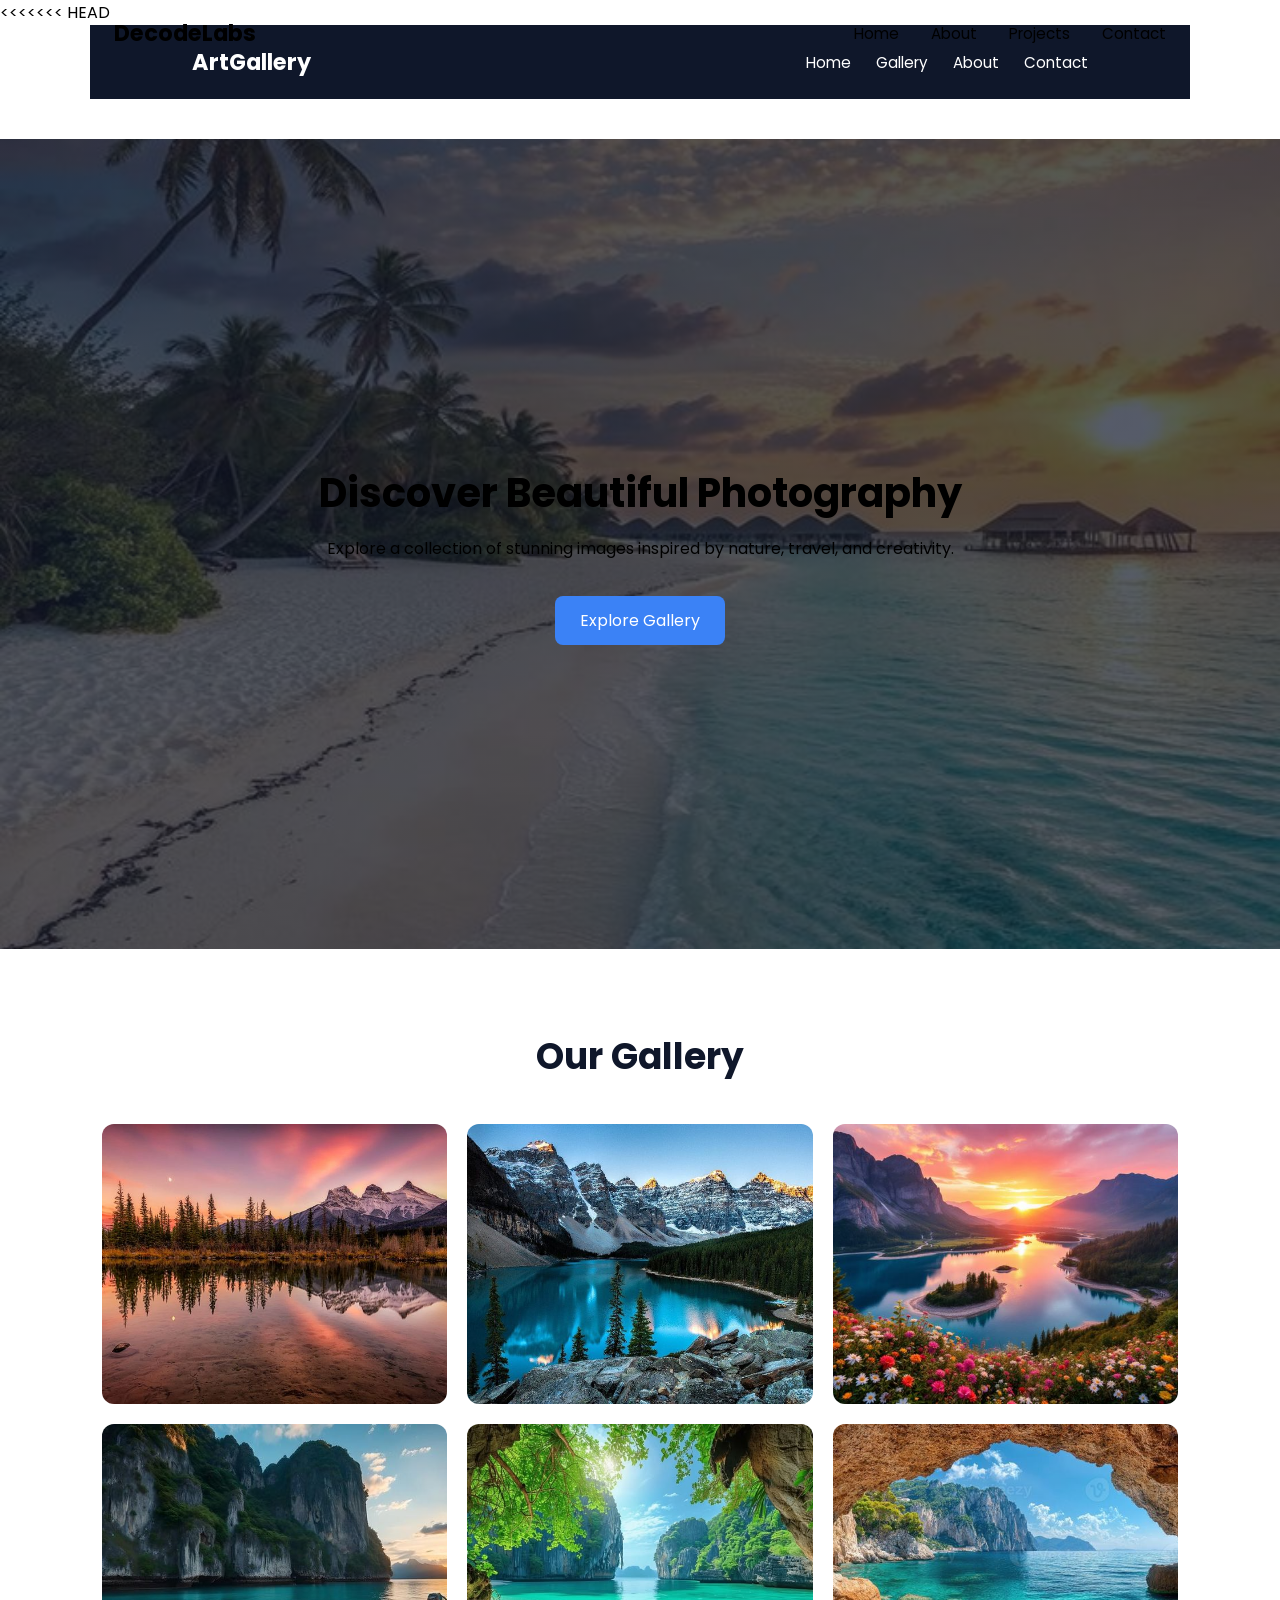
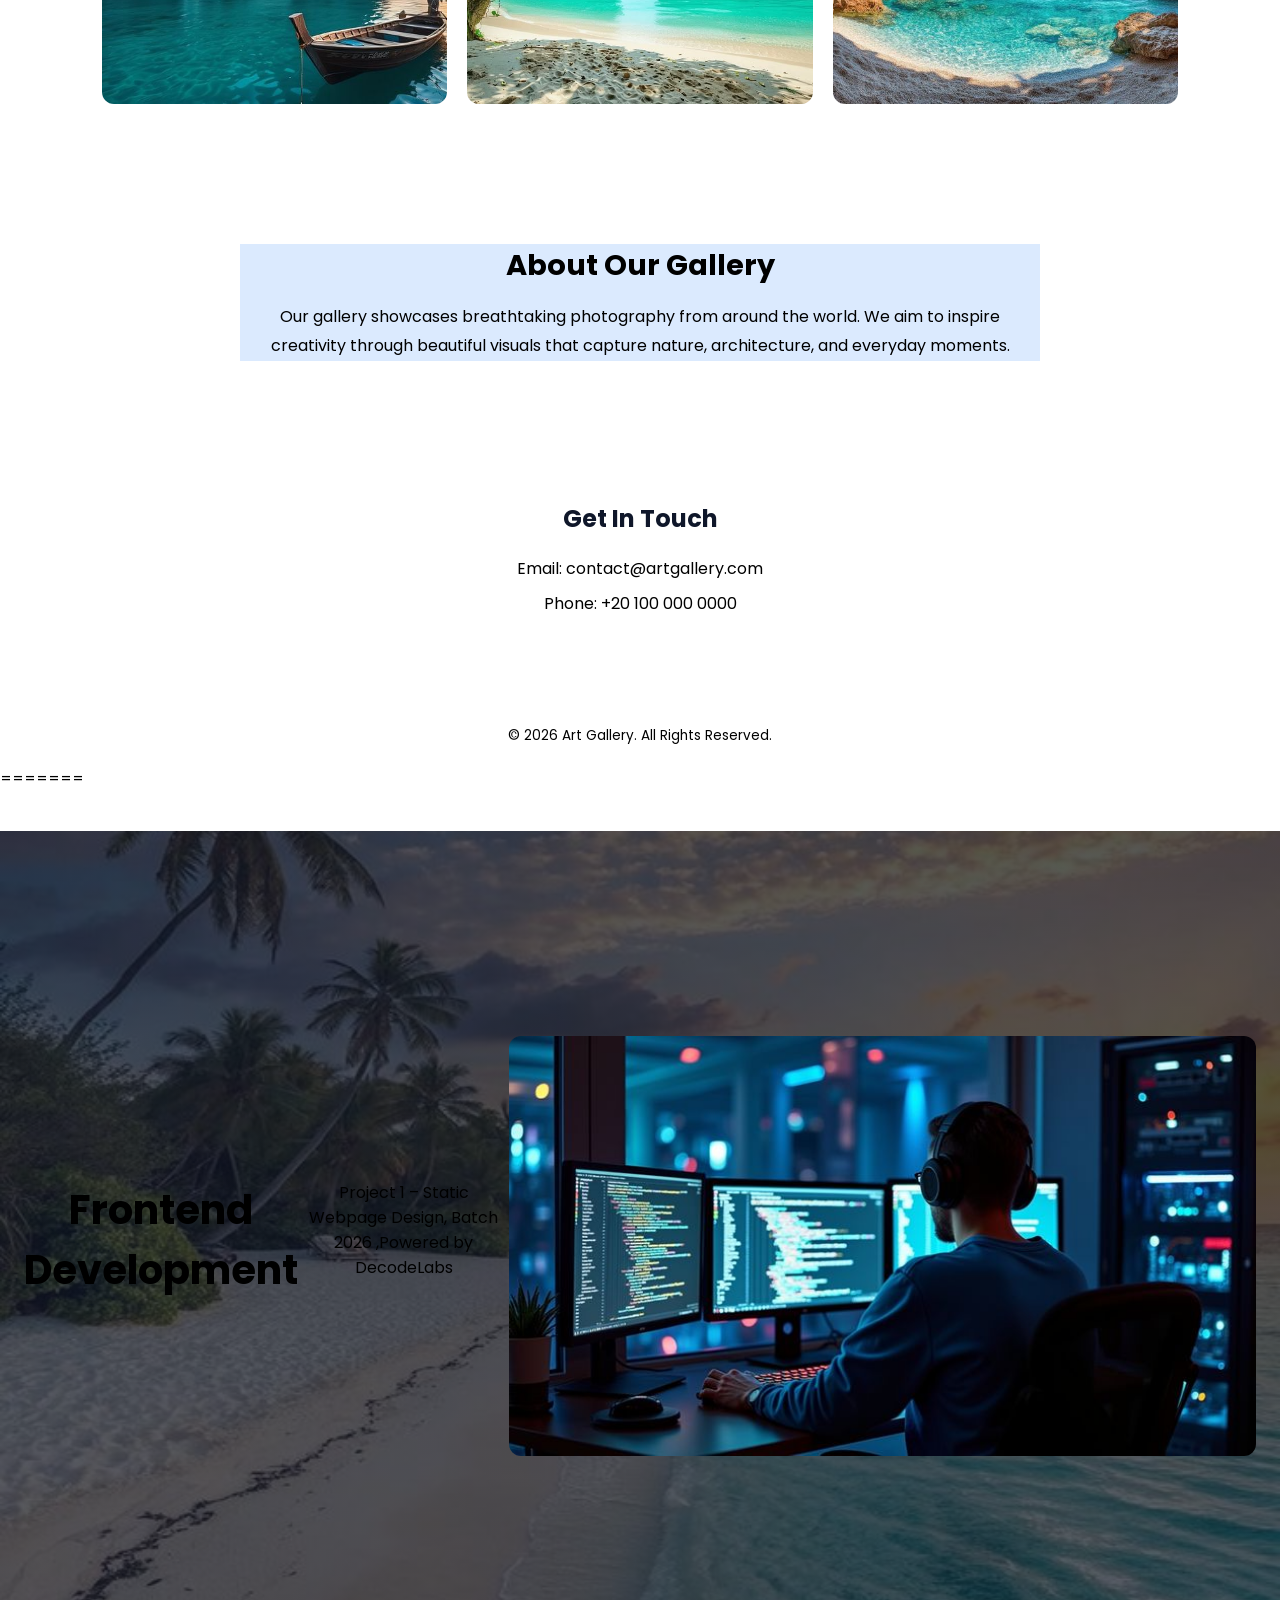
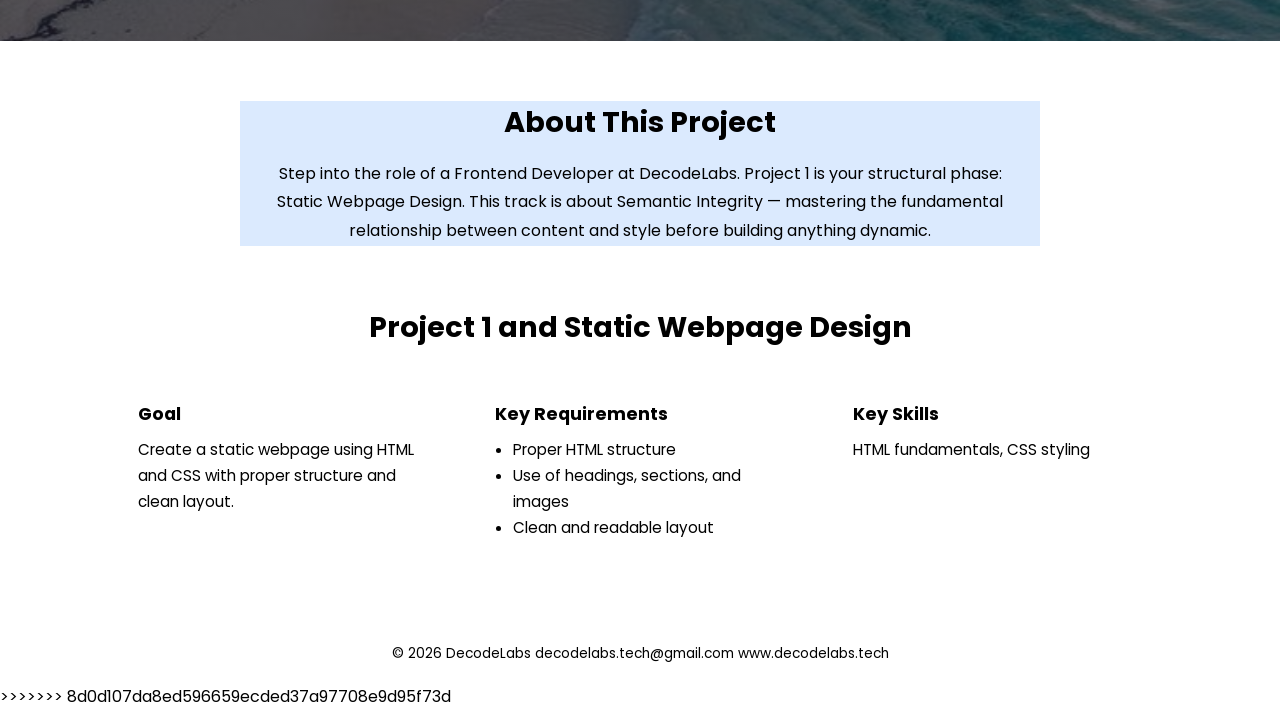
<file: index.html>
<!DOCTYPE html>
<html lang="en">
<head>
<<<<<<< HEAD
    <meta charset="UTF-8">
    <meta name="viewport" content="width=device-width, initial-scale=1.0">
    <title>Art Gallery</title>
    <link rel="stylesheet" href="style.css">
</head>
<body>

  
    <nav class="navbar">
        <div class="logo">ArtGallery</div>

        <ul class="nav-links">
            <li><a href="#home">Home</a></li>
            <li><a href="#gallery">Gallery</a></li>
            <li><a href="#about">About</a></li>
            <li><a href="#contact">Contact</a></li>
        </ul>
    </nav>


    <section class="hero" id="home">
        <div class="hero-content">
            <h1>Discover Beautiful Photography</h1>
            <p>
                Explore a collection of stunning images inspired by nature,
                travel, and creativity.
            </p>
            <a href="#gallery" class="btn">Explore Gallery</a>
        </div>
    </section>

   
    <section class="gallery-section" id="gallery">
        <h2>Our Gallery</h2>

        <div class="gallery">

            <img src="./images/15 Amazing Photography Spots in the Canadian Rockies _ Beauty of Planet Earth.jpeg" alt="Nature">

            <img src="./images/Mountain scene.jpeg" alt="Mountain">

            <img src="./images/paradis Montagnes.jpeg" alt="City">

            <img src="./images/Koh Hong Lagoon_ Thai Paradise - Island Shore Photography_ Koh Hong Secret.jpeg" alt="Forest">

            <img src="./images/water view wallpaper 🏝️.jpeg" alt="Landscape">

            <img src="./images/Turquoise mediterranean sea shining through natural arch at capri island.jpeg" alt="Flowers">

        </div>
    </section>

    <section class="about" id="about">
        <h2>About Our Gallery</h2>

        <p>
            Our gallery showcases breathtaking photography from around
            the world. We aim to inspire creativity through beautiful
            visuals that capture nature, architecture, and everyday moments.
        </p>
    </section>

 
    <section class="contact" id="contact">
        <h2>Get In Touch</h2>

        <p>Email: contact@artgallery.com</p>
        <p>Phone: +20 100 000 0000</p>
    </section>

  
    <footer>
        <p>© 2026 Art Gallery. All Rights Reserved.</p>
    </footer>

</body>
</html>
=======
  <meta charset="UTF-8" />
  <meta name="viewport" content="width=device-width, initial-scale=1.0" />
  <title>DecodeLabs and Frontend Development</title>
  <link rel="stylesheet" href="style.css" />
  <link href="https://fonts.googleapis.com/css2?family=Poppins:wght@400;600;700&display=swap" rel="stylesheet" />
</head>
<body>

  <header>
    <nav>
      <div class="logo">DecodeLabs</div>
      <ul>
        <li><a href="#home">Home</a></li>
        <li><a href="#about">About</a></li>
        <li><a href="#projects">Projects</a></li>
        <li><a href="#contact">Contact</a></li>
      </ul>
    </nav>
  </header>

  <main>

    <section id="home" class="hero">
      <h1>Frontend Development</h1>
      <p>Project 1 – Static Webpage Design, Batch 2026 ,Powered by DecodeLabs</p>
      <img src="./images/code.jpeg"
           alt="A developer writing code"
           width="900" height="500" />
    </section>

    <section id="about" class="about">
      <h2>About This Project</h2>
      <p>
        Step into the role of a Frontend Developer at DecodeLabs. Project 1 is your
        structural phase: Static Webpage Design. This track is about Semantic Integrity —
        mastering the fundamental relationship between content and style before building
        anything dynamic.
      </p>
    </section>

    <section id="projects" class="projects">
      <h2>Project 1 and Static Webpage Design</h2>

      <div class="card-grid">
        <div class="card">
          <h3>Goal</h3>
          <p>Create a static webpage using HTML and CSS with proper structure and clean layout.</p>
        </div>
        <div class="card">
          <h3>Key Requirements</h3>
          <ul>
            <li>Proper HTML structure</li>
            <li>Use of headings, sections, and images</li>
            <li>Clean and readable layout</li>
          </ul>
        </div>
        <div class="card">
          <h3>Key Skills</h3>
          <p>HTML fundamentals, CSS styling</p>
        </div>
      </div>
    </section>

  </main>

  <footer id="contact">
    <p>© 2026 DecodeLabs decodelabs.tech@gmail.com  www.decodelabs.tech</p>
  </footer>

</body>
</html>
>>>>>>> 8d0d107da8ed596659ecded37a97708e9d95f73d
</file>
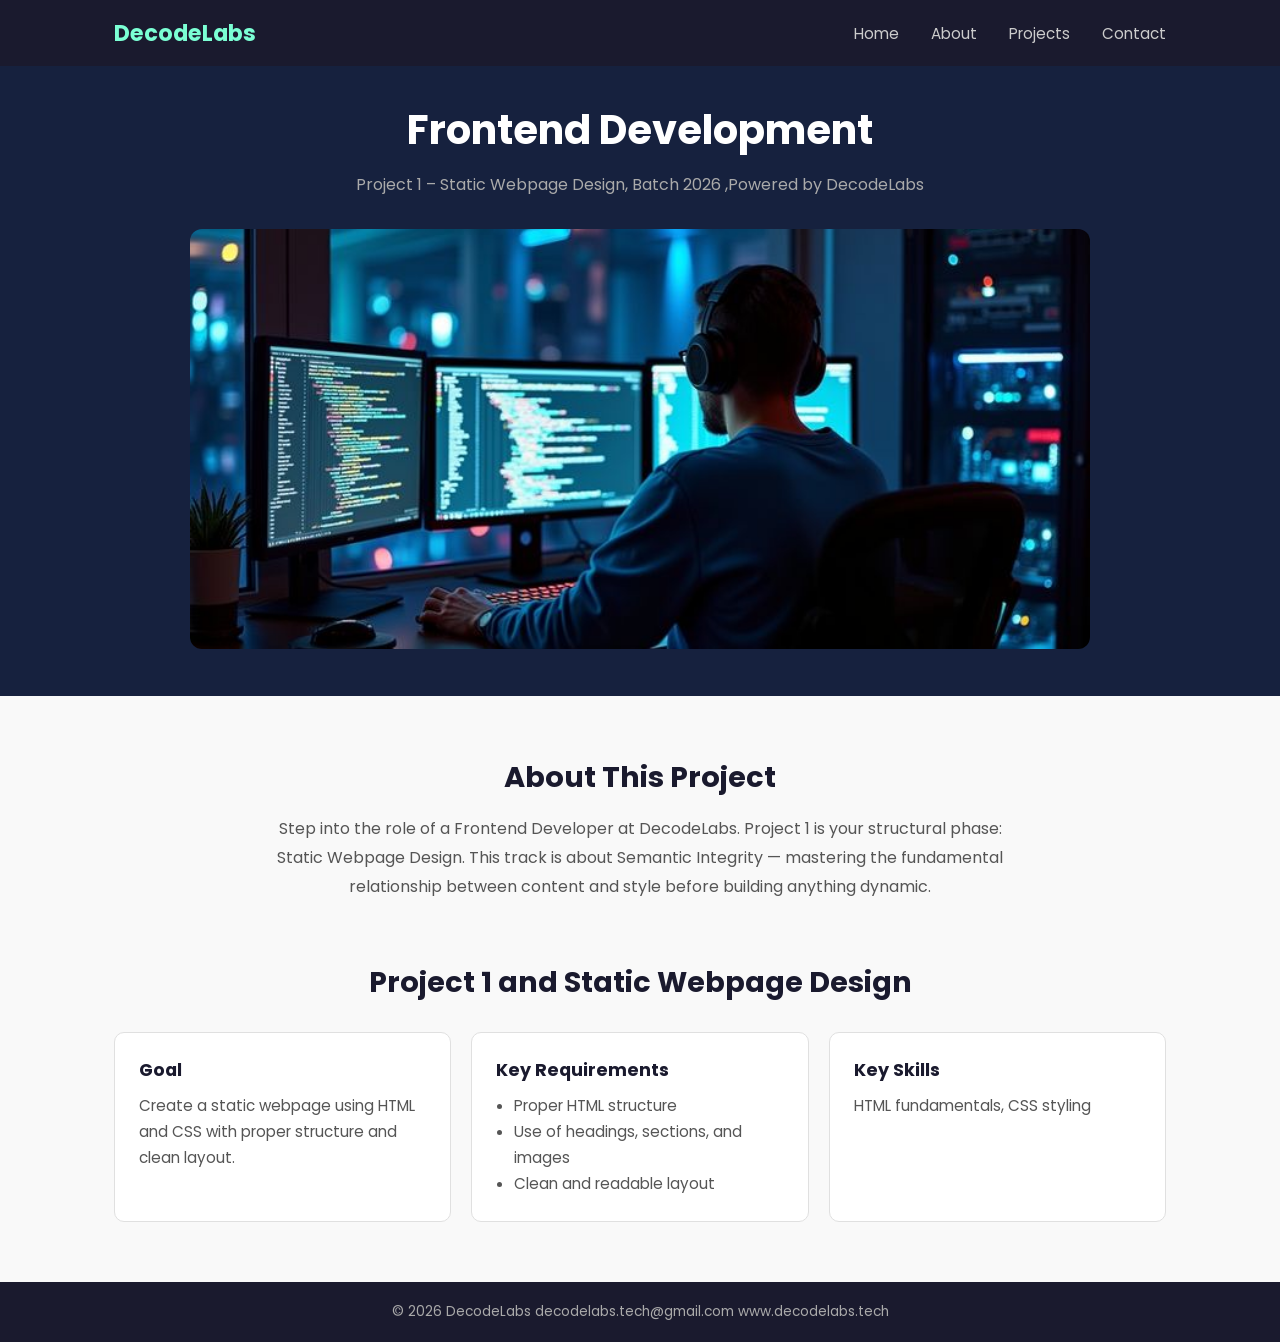
<file: task1/index.html>
<!DOCTYPE html>
<html lang="en">
<head>
  <meta charset="UTF-8" />
  <meta name="viewport" content="width=device-width, initial-scale=1.0" />
  <title>DecodeLabs and Frontend Development</title>
  <link rel="stylesheet" href="style.css" />
  <link href="https://fonts.googleapis.com/css2?family=Poppins:wght@400;600;700&display=swap" rel="stylesheet" />
</head>
<body>

  <header>
    <nav>
      <div class="logo">DecodeLabs</div>
      <ul>
        <li><a href="#home">Home</a></li>
        <li><a href="#about">About</a></li>
        <li><a href="#projects">Projects</a></li>
        <li><a href="#contact">Contact</a></li>
      </ul>
    </nav>
  </header>

  <main>

    <section id="home" class="hero">
      <h1>Frontend Development</h1>
      <p>Project 1 – Static Webpage Design, Batch 2026 ,Powered by DecodeLabs</p>
      <img src="./images/code.jpeg"
           alt="A developer writing code"
           width="900" height="500" />
    </section>

    <section id="about" class="about">
      <h2>About This Project</h2>
      <p>
        Step into the role of a Frontend Developer at DecodeLabs. Project 1 is your
        structural phase: Static Webpage Design. This track is about Semantic Integrity —
        mastering the fundamental relationship between content and style before building
        anything dynamic.
      </p>
    </section>

    <section id="projects" class="projects">
      <h2>Project 1 and Static Webpage Design</h2>

      <div class="card-grid">
        <div class="card">
          <h3>Goal</h3>
          <p>Create a static webpage using HTML and CSS with proper structure and clean layout.</p>
        </div>
        <div class="card">
          <h3>Key Requirements</h3>
          <ul>
            <li>Proper HTML structure</li>
            <li>Use of headings, sections, and images</li>
            <li>Clean and readable layout</li>
          </ul>
        </div>
        <div class="card">
          <h3>Key Skills</h3>
          <p>HTML fundamentals, CSS styling</p>
        </div>
      </div>
    </section>

  </main>

  <footer id="contact">
    <p>© 2026 DecodeLabs decodelabs.tech@gmail.com  www.decodelabs.tech</p>
  </footer>

</body>
</html>
</file>
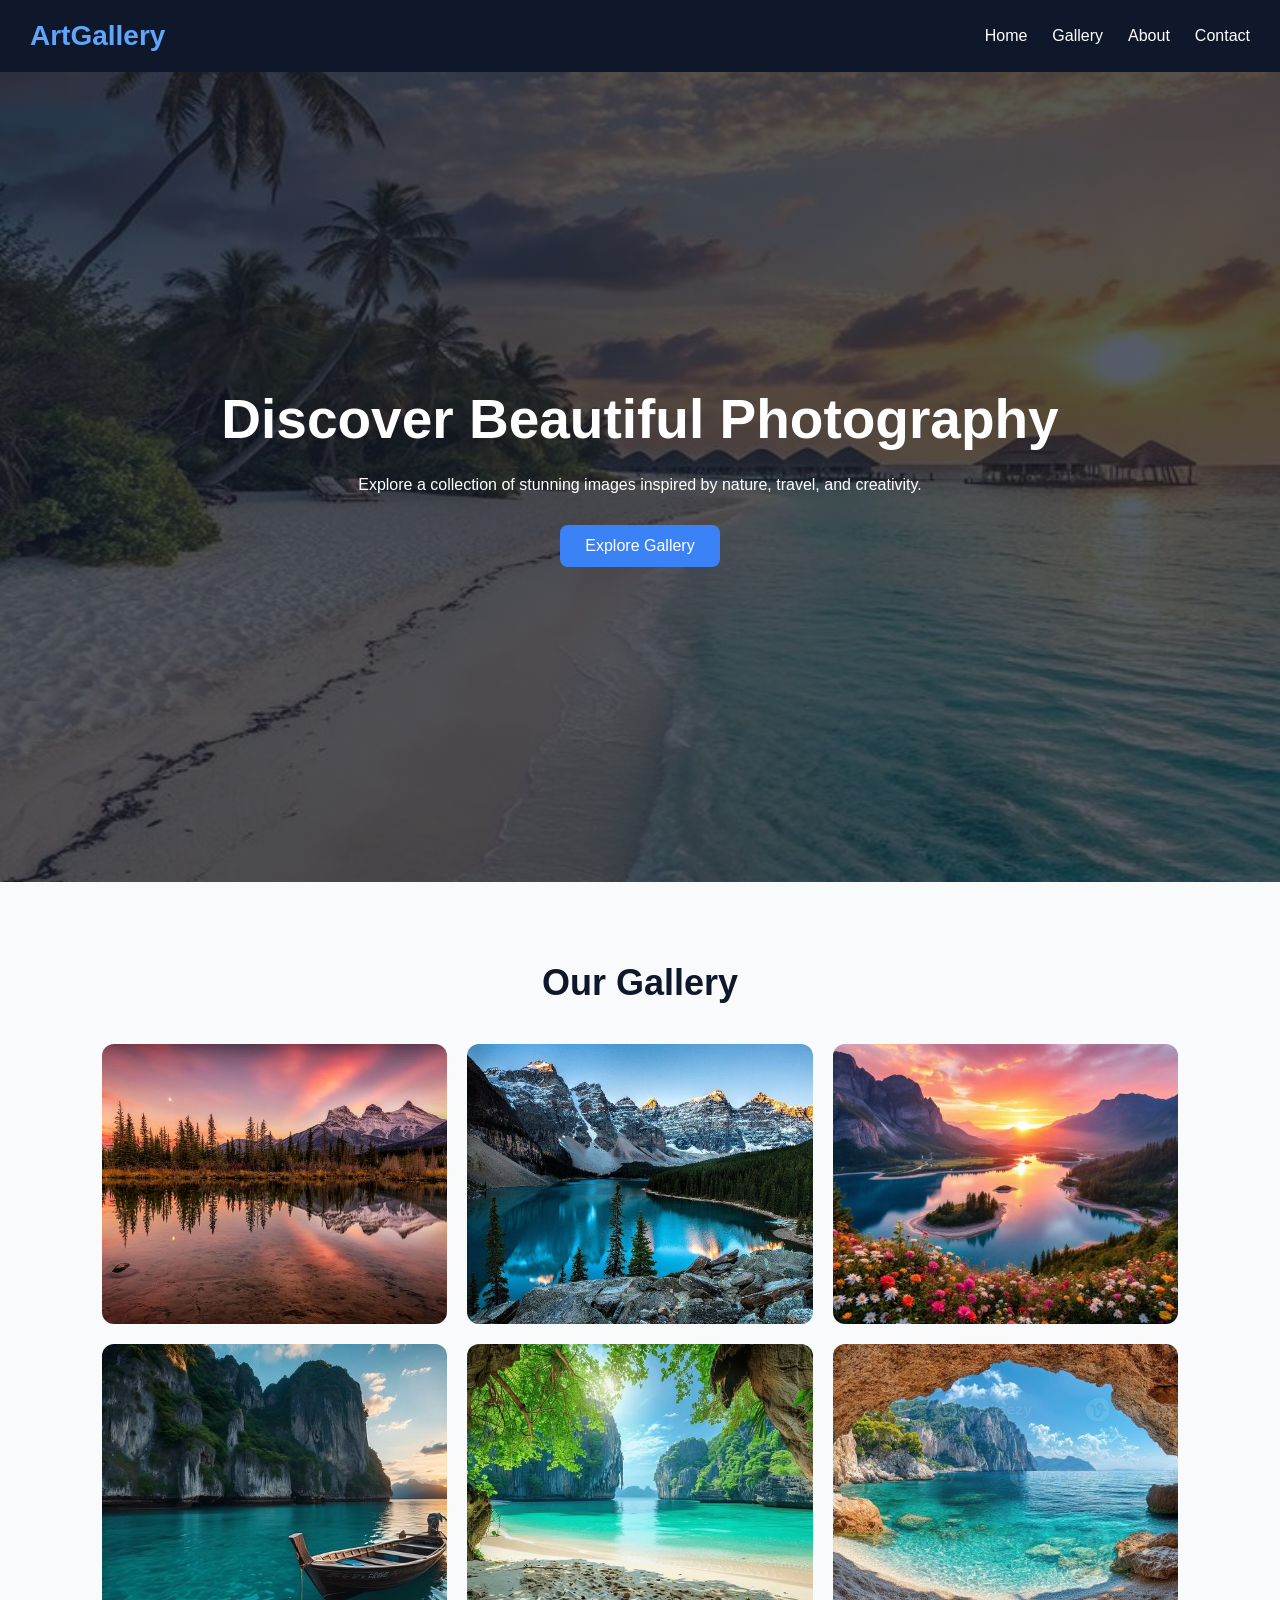
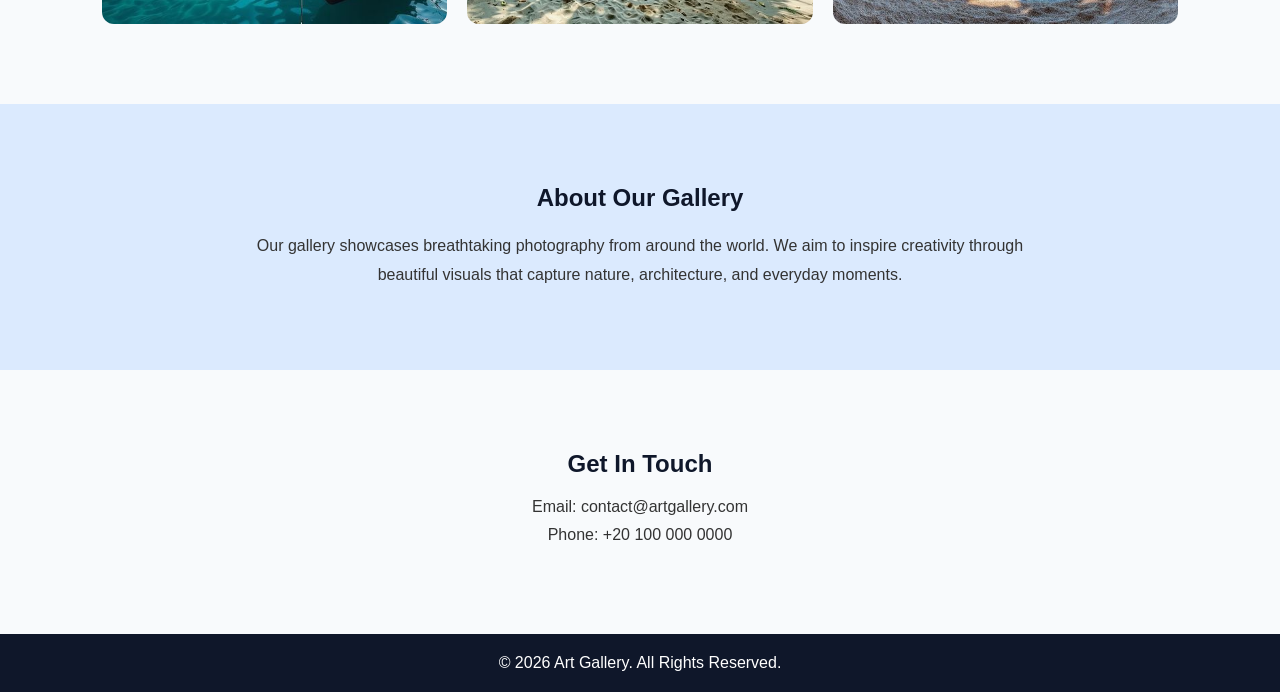
<file: task2 decodelabs/index.html>
<!DOCTYPE html>
<html lang="en">
<head>

    <meta charset="UTF-8">
    <meta name="viewport" content="width=device-width, initial-scale=1.0">
    <title>Art Gallery</title>
    <link rel="stylesheet" href="style.css">
</head>
<body>

  
    <nav class="navbar">
        <div class="logo">ArtGallery</div>

        <ul class="nav-links">
            <li><a href="#home">Home</a></li>
            <li><a href="#gallery">Gallery</a></li>
            <li><a href="#about">About</a></li>
            <li><a href="#contact">Contact</a></li>
        </ul>
    </nav>


    <section class="hero" id="home">
        <div class="hero-content">
            <h1>Discover Beautiful Photography</h1>
            <p>
                Explore a collection of stunning images inspired by nature,
                travel, and creativity.
            </p>
            <a href="#gallery" class="btn">Explore Gallery</a>
        </div>
    </section>

   
    <section class="gallery-section" id="gallery">
        <h2>Our Gallery</h2>

        <div class="gallery">

            <img src="./images/15 Amazing Photography Spots in the Canadian Rockies _ Beauty of Planet Earth.jpeg" alt="Nature">

            <img src="./images/Mountain scene.jpeg" alt="Mountain">

            <img src="./images/paradis Montagnes.jpeg" alt="City">

            <img src="./images/Koh Hong Lagoon_ Thai Paradise - Island Shore Photography_ Koh Hong Secret.jpeg" alt="Forest">

            <img src="./images/water view wallpaper 🏝️.jpeg" alt="Landscape">

            <img src="./images/Turquoise mediterranean sea shining through natural arch at capri island.jpeg" alt="Flowers">

        </div>
    </section>

    <section class="about" id="about">
        <h2>About Our Gallery</h2>

        <p>
            Our gallery showcases breathtaking photography from around
            the world. We aim to inspire creativity through beautiful
            visuals that capture nature, architecture, and everyday moments.
        </p>
    </section>

 
    <section class="contact" id="contact">
        <h2>Get In Touch</h2>

        <p>Email: contact@artgallery.com</p>
        <p>Phone: +20 100 000 0000</p>
    </section>

  
    <footer>
        <p>© 2026 Art Gallery. All Rights Reserved.</p>
    </footer>

</body>
</html>
</file>
<file: style.css>
<<<<<<< HEAD
*{
    margin: 0;
    padding: 0;
    box-sizing: border-box;
    font-family: Arial, sans-serif;
}

html{
    scroll-behavior: smooth;
}

body{
    background-color: #f8fafc;
    color: #333;
}


.navbar{
    background-color: #0f172a;
    color: white;
    padding: 20px 8%;
    display: flex;
    justify-content: space-between;
    align-items: center;
}

.logo{
    font-size: 28px;
    font-weight: bold;
    color: #60a5fa;
}

.nav-links{
    list-style: none;
    display: flex;
    gap: 25px;
}

.nav-links a{
    text-decoration: none;
    color: white;
    transition: 0.3s;
}

.nav-links a:hover{
    color: #60a5fa;
}


.hero{
    min-height: 90vh;
    background: linear-gradient(
        rgba(15,23,42,.7),
        rgba(15,23,42,.7)
    ),
    url("./images/background.nature.jpeg");
    background-size: cover;
    background-position: center;
    display: flex;
    justify-content: center;
    align-items: center;
    text-align: center;
    color: white;
    padding: 20px;
}

.hero-content h1{
    font-size: 55px;
    margin-bottom: 20px;
}

.hero-content p{
    max-width: 700px;
    margin: auto;
    line-height: 1.8;
    margin-bottom: 25px;
}

.btn{
    text-decoration: none;
    background-color: #3b82f6;
    color: white;
    padding: 12px 25px;
    border-radius: 8px;
    display: inline-block;
    transition: 0.3s;
}

.btn:hover{
    background-color: #2563eb;
}



.gallery-section{
    padding: 80px 8%;
}

.gallery-section h2{
    text-align: center;
    margin-bottom: 40px;
    color: #0f172a;
    font-size: 36px;
}

.gallery{
    display: grid;
    grid-template-columns: repeat(3,1fr);
    gap: 20px;
}

.gallery img{
    width: 100%;
    height: 280px;
    object-fit: cover;
    border-radius: 12px;
    transition: 0.4s;
}

.gallery img:hover{
    transform: scale(1.05);
}



.about{
    padding: 80px 8%;
    background-color: #dbeafe;
    text-align: center;
}

.about h2{
    margin-bottom: 20px;
    color: #0f172a;
}

.about p{
    max-width: 800px;
    margin: auto;
    line-height: 1.8;
}

.contact{
    padding: 80px 8%;
    text-align: center;
}

.contact h2{
    margin-bottom: 20px;
    color: #0f172a;
}

.contact p{
    margin: 10px 0;
}



footer{
    background-color: #0f172a;
    color: white;
    text-align: center;
    padding: 20px;
}



@media (max-width: 768px){

    .navbar{
        flex-direction: column;
        gap: 15px;
    }

    .gallery{
        grid-template-columns: repeat(2,1fr);
    }

    .hero-content h1{
        font-size: 40px;
    }
}



@media (max-width: 576px){

    .nav-links{
        flex-direction: column;
        text-align: center;
    }

    .gallery{
        grid-template-columns: 1fr;
    }

    .hero-content h1{
        font-size: 30px;
    }

    .hero-content p{
        font-size: 14px;
    }
}
=======
:root {
  --primary-color: #1a1a2e;
  --secondary-color: #16213e;
  --accent-color: #7bffd4;

  --text-color: #333;
  --text-light: #555;
  --text-muted: #aaa;
  --nav-link-color: #ccc;

  --bg-color: #f9f9f9;
  --white-color: #fff;
  --border-color: #e0e0e0;
}
* {
  margin: 0;
  padding: 0;
  box-sizing: border-box;
}
body {
  font-family: "Poppins", sans-serif;
  color: var(--text-color);
  background-color: var(--bg-color);
}

header {
  background-color: var(--primary-color);
  position: fixed;
  right: 0;
  left: 0;
  top: 0;
}
nav {
  max-width: 1100px;
  margin: 0 auto;
  padding: 16px 24px;
  display: flex;
  align-items: center;
  justify-content: space-between;
}

.logo {
  font-size: 1.4rem;
  font-weight: 700;
  color: var(--accent-color);
}
nav ul { list-style: none; display: flex; gap: 32px; }
nav ul a {
  text-decoration: none;
  color: var(--nav-link-color);
  font-size: 0.95rem;
  transition: color 0.2s;
}

nav ul a:hover {
  color: var(--accent-color);

}

.hero {
  text-align: center;
  margin-top: 2.5rem;
  padding: 60px 24px 40px;
  background-color: var(--secondary-color);
  color: var(--white-color);
}

.hero h1 {
  font-size: 2.5rem;
  margin-bottom: 12px;
  color: var(--third-color);
}

.hero p {
  font-size: 1rem;
  color: var(--text-muted);
  margin-bottom: 32px;
}
.hero img { width: 100%; max-width: 900px; height: 420px; object-fit: cover; border-radius: 12px; }
.about { max-width: 800px; margin: 60px auto; padding: 0 24px; text-align: center; }
.about h2 {
  font-size: 1.8rem;
  margin-bottom: 16px;
  color: var(--primary-color);
}

.about p {
  font-size: 1rem;
  color: var(--text-light);
  line-height: 1.8;
}
.projects { max-width: 1100px; margin: 0 auto 60px; padding: 0 24px; }
.projects h2 {
  font-size: 1.8rem;
  color: var(--primary-color);
  margin-bottom: 28px;
  text-align: center;
}
.card-grid { display: grid; grid-template-columns: repeat(3, 1fr); gap: 20px; }
.card {
  background: var(--white-color);
  border: 1px solid var(--border-color);
  border-radius: 10px;
  padding: 24px;
}

.card h3 {
  font-size: 1.1rem;
  color: var(--primary-color);
  margin-bottom: 10px;
}

.card p,
.card ul {
  font-size: 0.95rem;
  color: var(--text-light);
  line-height: 1.7;
}
.card ul { padding-left: 18px; }
footer {
  background-color: var(--primary-color);
  color: var(--text-muted);
  text-align: center;
  padding: 20px 24px;
  font-size: 0.85rem;
}
>>>>>>> 8d0d107da8ed596659ecded37a97708e9d95f73d
</file>
<file: task1/style.css>
:root {
  --primary-color: #1a1a2e;
  --secondary-color: #16213e;
  --accent-color: #7bffd4;

  --text-color: #333;
  --text-light: #555;
  --text-muted: #aaa;
  --nav-link-color: #ccc;

  --bg-color: #f9f9f9;
  --white-color: #fff;
  --border-color: #e0e0e0;
}
* {
  margin: 0;
  padding: 0;
  box-sizing: border-box;
}
body {
  font-family: "Poppins", sans-serif;
  color: var(--text-color);
  background-color: var(--bg-color);
}

header {
  background-color: var(--primary-color);
  position: fixed;
  right: 0;
  left: 0;
  top: 0;
}
nav {
  max-width: 1100px;
  margin: 0 auto;
  padding: 16px 24px;
  display: flex;
  align-items: center;
  justify-content: space-between;
}

.logo {
  font-size: 1.4rem;
  font-weight: 700;
  color: var(--accent-color);
}
nav ul { list-style: none; display: flex; gap: 32px; }
nav ul a {
  text-decoration: none;
  color: var(--nav-link-color);
  font-size: 0.95rem;
  transition: color 0.2s;
}

nav ul a:hover {
  color: var(--accent-color);

}

.hero {
  text-align: center;
  margin-top: 2.5rem;
  padding: 60px 24px 40px;
  background-color: var(--secondary-color);
  color: var(--white-color);
}

.hero h1 {
  font-size: 2.5rem;
  margin-bottom: 12px;
  color: var(--third-color);
}

.hero p {
  font-size: 1rem;
  color: var(--text-muted);
  margin-bottom: 32px;
}
.hero img { width: 100%; max-width: 900px; height: 420px; object-fit: cover; border-radius: 12px; }
.about { max-width: 800px; margin: 60px auto; padding: 0 24px; text-align: center; }
.about h2 {
  font-size: 1.8rem;
  margin-bottom: 16px;
  color: var(--primary-color);
}

.about p {
  font-size: 1rem;
  color: var(--text-light);
  line-height: 1.8;
}
.projects { max-width: 1100px; margin: 0 auto 60px; padding: 0 24px; }
.projects h2 {
  font-size: 1.8rem;
  color: var(--primary-color);
  margin-bottom: 28px;
  text-align: center;
}
.card-grid { display: grid; grid-template-columns: repeat(3, 1fr); gap: 20px; }
.card {
  background: var(--white-color);
  border: 1px solid var(--border-color);
  border-radius: 10px;
  padding: 24px;
}

.card h3 {
  font-size: 1.1rem;
  color: var(--primary-color);
  margin-bottom: 10px;
}

.card p,
.card ul {
  font-size: 0.95rem;
  color: var(--text-light);
  line-height: 1.7;
}
.card ul { padding-left: 18px; }
footer {
  background-color: var(--primary-color);
  color: var(--text-muted);
  text-align: center;
  padding: 20px 24px;
  font-size: 0.85rem;
}
</file>
<file: task2 decodelabs/style.css>
* {
  margin: 0;
  padding: 0;
  box-sizing: border-box;
  font-family: Arial, sans-serif;
}

html {
  scroll-behavior: smooth;
}

body {
  background-color: #f8fafc;
  color: #333;
}

.navbar {
  background-color: #0f172a;
  color: white;
  padding: 20px 30px;
  position: sticky;
  top: 0;
  left: 0;
  right: 0;
  display: flex;
  justify-content: space-between;
  align-items: center;
}

.logo {
  font-size: 28px;
  font-weight: bold;
  color: #60a5fa;
}

.nav-links {
  list-style: none;
  display: flex;
  gap: 25px;
}

.nav-links a {
  text-decoration: none;
  color: white;
  transition: 0.3s;
}

.nav-links a:hover {
  color: #60a5fa;
}

.hero {
  min-height: 90vh;
  background:
    linear-gradient(rgba(15, 23, 42, 0.7), rgba(15, 23, 42, 0.7)),
    url("./images/background.nature.jpeg");
  background-size: cover;
  background-position: center;
  display: flex;
  justify-content: center;
  align-items: center;
  text-align: center;
  color: white;
  padding: 20px;
}

.hero-content h1 {
  font-size: 55px;
  margin-bottom: 20px;
}

.hero-content p {
  max-width: 700px;
  margin: auto;
  line-height: 1.8;
  margin-bottom: 25px;
}

.btn {
  text-decoration: none;
  background-color: #3b82f6;
  color: white;
  padding: 12px 25px;
  border-radius: 8px;
  display: inline-block;
  transition: 0.3s;
}

.btn:hover {
  background-color: #2563eb;
}

.gallery-section {
  padding: 80px 8%;
}

.gallery-section h2 {
  text-align: center;
  margin-bottom: 40px;
  color: #0f172a;
  font-size: 36px;
}

.gallery {
  display: grid;
  grid-template-columns: repeat(3, 1fr);
  gap: 20px;
}

.gallery img {
  width: 100%;
  height: 280px;
  object-fit: cover;
  border-radius: 12px;
  transition: 0.4s;
}

.gallery img:hover {
  transform: scale(1.05);
}

.about {
  padding: 80px 8%;
  background-color: #dbeafe;
  text-align: center;
}

.about h2 {
  margin-bottom: 20px;
  color: #0f172a;
}

.about p {
  max-width: 800px;
  margin: auto;
  line-height: 1.8;
}

.contact {
  padding: 80px 8%;
  text-align: center;
}

.contact h2 {
  margin-bottom: 20px;
  color: #0f172a;
}

.contact p {
  margin: 10px 0;
}

footer {
  background-color: #0f172a;
  color: white;
  text-align: center;
  padding: 20px;
}

@media (max-width: 768px) {
  .navbar {
    flex-direction: column;
    gap: 15px;
  }

  .gallery {
    grid-template-columns: repeat(2, 1fr);
  }

  .hero-content h1 {
    font-size: 40px;
  }
}

@media (max-width: 576px) {
  .nav-links {
    flex-direction: column;
    text-align: center;
  }

  .gallery {
    grid-template-columns: 1fr;
  }

  .hero-content h1 {
    font-size: 30px;
  }

  .hero-content p {
    font-size: 14px;
  }
}
</file>
